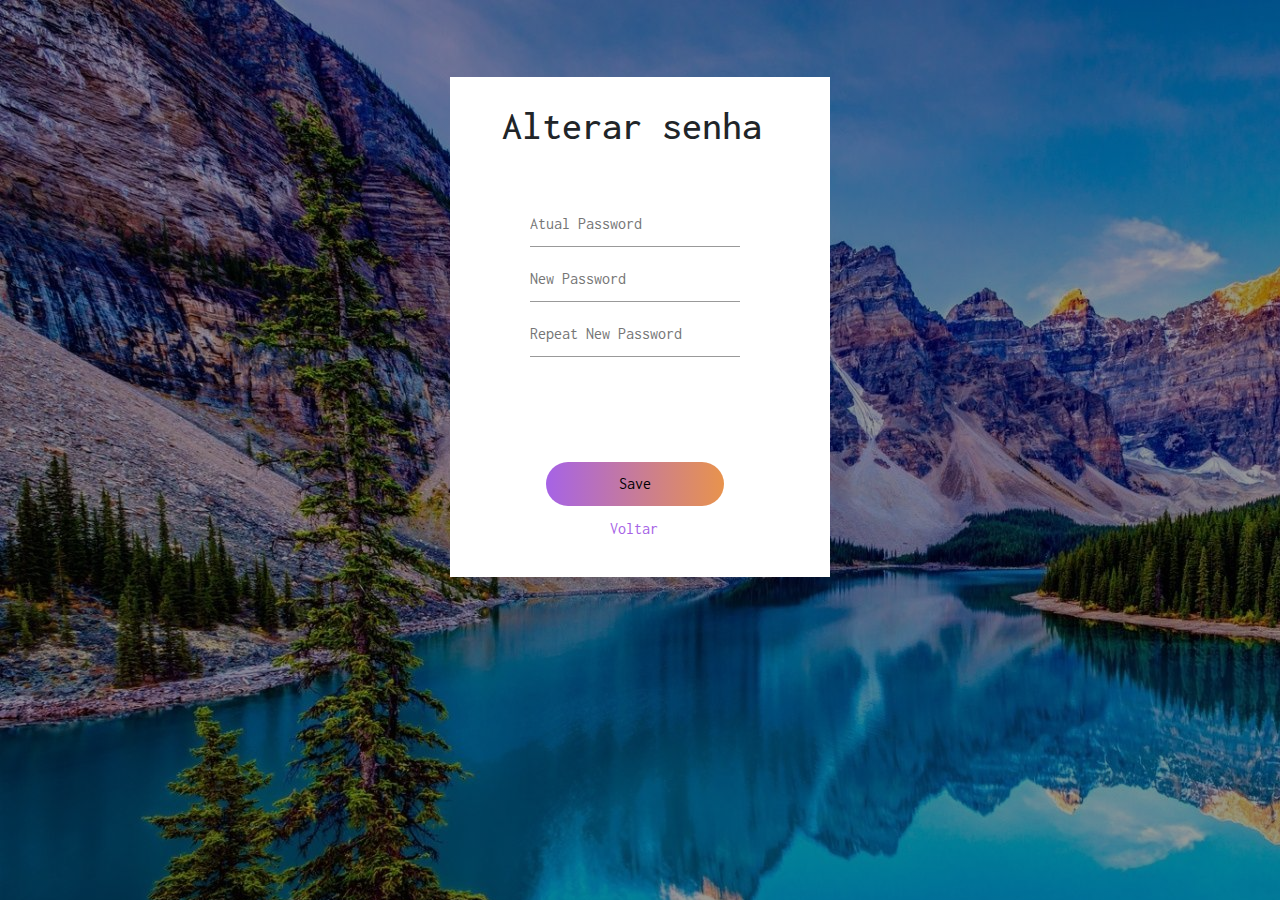
<file: alterarsenha.html>
<!DOCTYPE html>
<html lang="en">
    
<head>
    <meta charset="UTF-8">
    <meta name="viewport" content="width=device-width, initial-scale=1.0">
    <link rel="stylesheet" href="css/alterarsenha.css">
    <link href="https://fonts.googleapis.com/css2?family=Inconsolata&display=swap" rel="stylesheet">
    <link rel="stylesheet" href="https://maxcdn.bootstrapcdn.com/bootstrap/4.5.0/css/bootstrap.min.css">
    <script src="https://ajax.googleapis.com/ajax/libs/jquery/3.5.1/jquery.min.js"></script>
    <script src="https://cdnjs.cloudflare.com/ajax/libs/popper.js/1.16.0/umd/popper.min.js"></script>
    <script src="https://maxcdn.bootstrapcdn.com/bootstrap/4.5.0/js/bootstrap.min.js"></script>
    <script src="js/login.js"></script>
    <title>Alterar Senha</title>
</head>
<body>
        <div class="hero">
            <div class="form-box">
                <h1>Alterar senha</h1>
                <form id="login" class="inputs">
                    <input id="txtsenha" type="text" name="" placeholder="Atual Password">
                    <input id="txtnsenha" type="password" name="" placeholder="New Password">
                    <input id="txtrnsenha" type="password" name="" placeholder="Repeat New Password">
                    <button onclick="alterarSenha()" class="submit-btn" id="botao">Save</button>
                    <a href="index.html">Voltar</a>
                </form>
            </div>
        </div>   
</body>
</html>
</file>
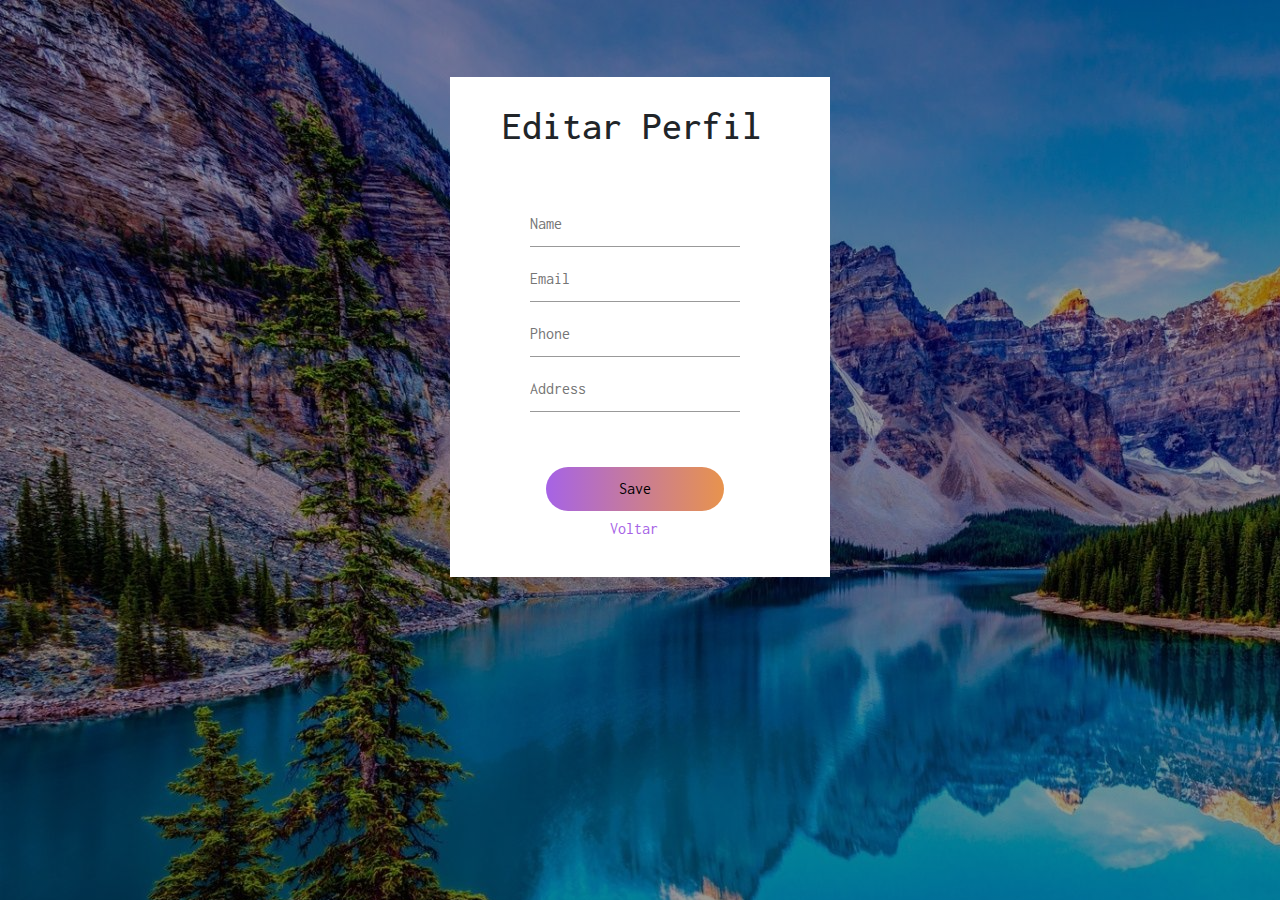
<file: editarperfil.html>
<!DOCTYPE html>
<html lang="en">
    
<head>
    <meta charset="UTF-8">
    <meta name="viewport" content="width=device-width, initial-scale=1.0">
    <link rel="stylesheet" href="css/editarperfil.css">
    <link href="https://fonts.googleapis.com/css2?family=Inconsolata&display=swap" rel="stylesheet">
    <link rel="stylesheet" href="https://maxcdn.bootstrapcdn.com/bootstrap/4.5.0/css/bootstrap.min.css">
    <script src="https://ajax.googleapis.com/ajax/libs/jquery/3.5.1/jquery.min.js"></script>
    <script src="https://cdnjs.cloudflare.com/ajax/libs/popper.js/1.16.0/umd/popper.min.js"></script>
    <script src="https://maxcdn.bootstrapcdn.com/bootstrap/4.5.0/js/bootstrap.min.js"></script>
    <script src="js/login.js"></script>
    <script src="js/perfil.js"></script>
    <title>Alterar Perfil</title>
</head>
<body>
        <div class="hero">
            <div class="form-box">
                <h1>Editar Perfil</h1>
                <form id="login" class="inputs">
                    <input id="txtnome" type="text" name="" placeholder="Name">
                    <input id="txtemail" type="text" name="" placeholder="Email">
                    <input id="txttelefone" type="text" name="" placeholder="Phone">
                    <input id="txtendereco" type="text" name="" placeholder="Address">
                    <button onclick="alterarPerfil()" class="submit-btn" id="botao">Save</button>
                    <script>editarPerfil()</script>
                    <a href="index.html">Voltar</a>
                </form>
            </div>
        </div>   
</body>
</html>
</file>
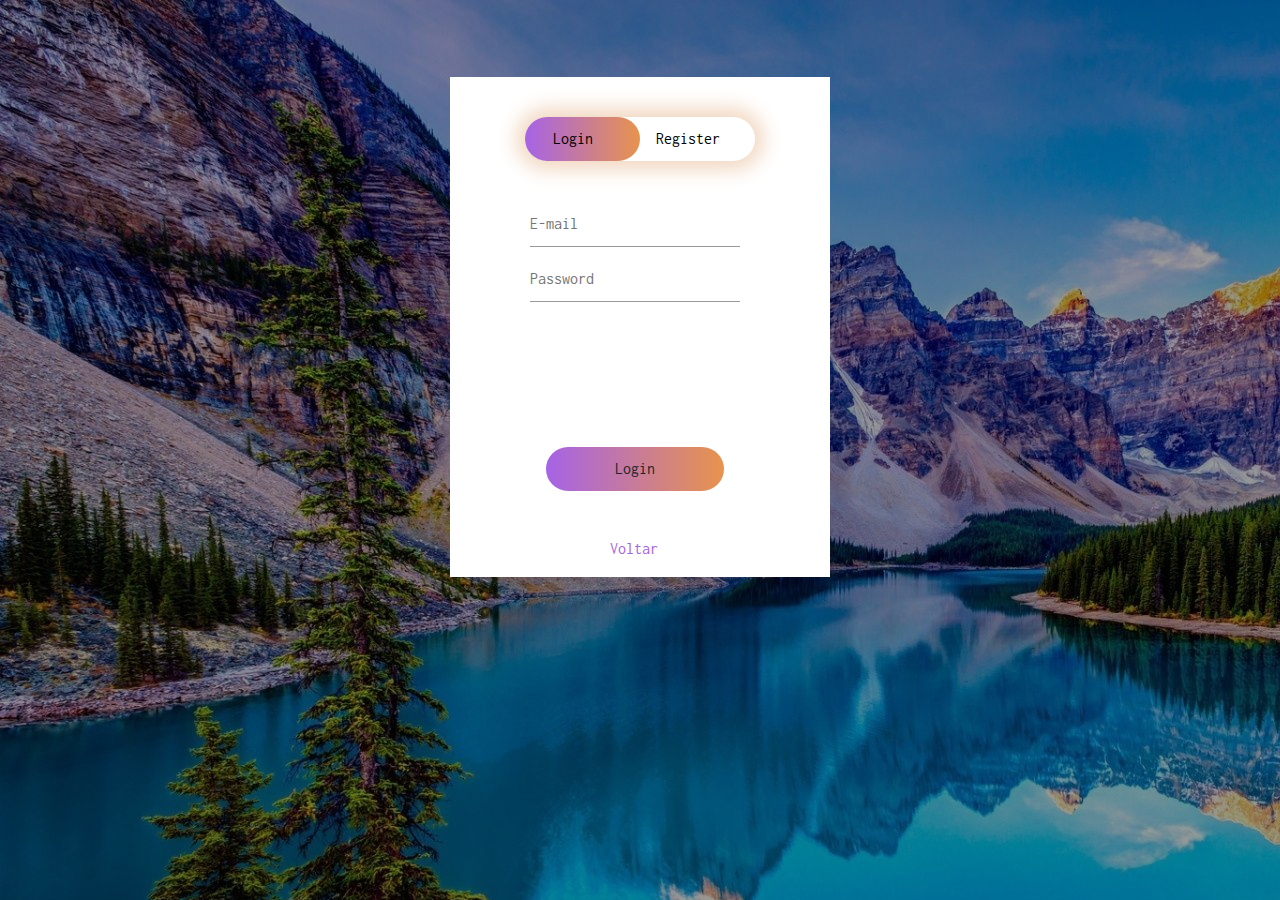
<file: login.html>
<!DOCTYPE html>
<html lang="en">
<head>
    <meta charset="UTF-8">
    <meta name="viewport" content="width=device-width, initial-scale=1.0">
    <link rel="stylesheet" href="css/login.css">
    <link href="https://fonts.googleapis.com/css2?family=Inconsolata&display=swap" rel="stylesheet">
    <link rel="stylesheet" href="https://maxcdn.bootstrapcdn.com/bootstrap/4.5.0/css/bootstrap.min.css">
    <script src="https://ajax.googleapis.com/ajax/libs/jquery/3.5.1/jquery.min.js"></script>
    <script src="https://cdnjs.cloudflare.com/ajax/libs/popper.js/1.16.0/umd/popper.min.js"></script>
    <script src="https://maxcdn.bootstrapcdn.com/bootstrap/4.5.0/js/bootstrap.min.js"></script>
    <script src="js/login.js"></script>
    <title>Login/Cadastro</title>
</head>
<body>
        <div class="hero">
            <div class="form-box">
                <div class="button">
                    <div id="btn"></div>
                    <button id="btnlogin" class="toggle-btn" onclick="login()">Login</button>
                    <button id="btnregister" class="toggle-btn" onclick="register()">Register</button>
                </div>
                <form id="login" class="inputs">
                    <input id="txtlemail" type="text" name="" placeholder="E-mail">
                    <input id="txtlsenha" type="password" name="" placeholder="Password">
                    <a onclick="Logar()" class="btn" id="botao">Login</a>
                    <a href="index.html">Voltar</a>
                </form>
                <form id="register" class="inputs">
                    <input id="txtnome" type="text" name="" placeholder="Name">
                    <input id="txtemail" type="text" name="" placeholder="Email">
                    <input id="txttelefone" type="text" name="" placeholder="Phone">
                    <input id="txtendereco" type="text" name="" placeholder="Address">
                    <input id="txtsenha" type="password" name="" placeholder="Password">
                    <button onclick="Cadastra()" class="submit=btn">Cadastrar</button>
                    <a href="index.html">Voltar</a>
                </form>
            </div>

            <script>
                var x = document.getElementById("login");
                var y = document.getElementById("register");
                var z = document.getElementById("btn");
                    
                function register(){
                    x.style.left = "-400px"
                    y.style.left = "80px"
                    z.style.left = "115px"
                }
                    
                function login(){
                    x.style.left = "80px"
                    y.style.left = "600px"
                    z.style.left = "0px"
                }
            </script>

        </div>   
</body>
</html>
</file>
<file: css/alterarsenha.css>
*{
    margin: 0;
    padding: 0;
    font-family: 'Inconsolata', monospace;
}

.hero{
    height: 100%;
    width: 100%;
    background-image: linear-gradient(rgba(0,0,0,0.4),rgba(0,0,0,0.4)),url("../img/bg.jpg"); 
    position: absolute;
}
.form-box{
    width: 380px;
    height: 500px;
    position: relative;
    margin: 6% auto;
    background: #fff;
    padding: 5px;
    overflow: hidden;
}

.form-box h1{
    text-align: center;
    position: absolute;
    left: 52px;
    margin-top: 20px;
}

.inputs{
    margin-top: 100px;
    top: 20px;
    margin-bottom: 20px;
    position: absolute;
    width: 210px;
    transition: .5s;
}

.inputs input{
    width: 100%;
    padding: 10px 0;
    margin: 5px 0;
    margin-top: 5px;
    border-top: 0;
    border-left: 0;
    border-right: 0;
    border-bottom: 1px solid #999;
    outline: none;
    background: transparent;
}

.inputs a:link{
    margin-top: 300px;
    left: 80px;
    top: 20px;
    margin-bottom: 20px;
    position: absolute;
    width: 210px;
    transition: .5s;
    cursor: pointer;
    text-decoration: none;
    color: #a663e6;
}


.inputs #botao{
    width: 85%;
    padding: 10px 30px;
    cursor: pointer;
    display: block;
    margin: auto;
    margin-top: 100px;
    background: linear-gradient(to right,#a663e6,#e8934d);
    border: 0;
    outline: none;
    border-radius: 30px;
}


#login{
    left: 80px;
}
</file>
<file: css/editarperfil.css>
*{
    margin: 0;
    padding: 0;
    font-family: 'Inconsolata', monospace;
}

.hero{
    height: 100%;
    width: 100%;
    background-image: linear-gradient(rgba(0,0,0,0.4),rgba(0,0,0,0.4)),url("../img/bg.jpg"); 
    position: absolute;
}
.form-box{
    width: 380px;
    height: 500px;
    position: relative;
    margin: 6% auto;
    background: #fff;
    padding: 5px;
    overflow: hidden;
}

.form-box h1{
    text-align: center;
    position: absolute;
    left: 52px;
    margin-top: 20px;
}

.inputs{
    margin-top: 100px;
    top: 20px;
    margin-bottom: 20px;
    position: absolute;
    width: 210px;
    transition: .5s;
}

.inputs input{
    width: 100%;
    padding: 10px 0;
    margin: 5px 0;
    margin-top: 5px;
    border-top: 0;
    border-left: 0;
    border-right: 0;
    border-bottom: 1px solid #999;
    outline: none;
    background: transparent;
}

.inputs a:link{
    margin-top: 300px;
    left: 80px;
    top: 20px;
    margin-bottom: 20px;
    position: absolute;
    width: 210px;
    transition: .5s;
    cursor: pointer;
    text-decoration: none;
    color: #a663e6;
}


.inputs #botao{
    width: 85%;
    padding: 10px 30px;
    cursor: pointer;
    display: block;
    margin: auto;
    margin-top: 50px;
    background: linear-gradient(to right,#a663e6,#e8934d);
    border: 0;
    outline: none;
    border-radius: 30px;
}


#login{
    left: 80px;
}
</file>
<file: css/login.css>
*{
    margin: 0;
    padding: 0;
    font-family: 'Inconsolata', monospace;
}

.hero{
    height: 100%;
    width: 100%;
    background-image: linear-gradient(rgba(0,0,0,0.4),rgba(0,0,0,0.4)),url("../img/bg.jpg"); 
    position: absolute;
}
.form-box{
    width: 380px;
    height: 500px;
    position: relative;
    margin: 6% auto;
    background: #fff;
    padding: 5px;
    overflow: hidden;
}

.button{
    width: 230px;
    margin: 35px auto;
    position: relative;
    box-shadow: 0 0 20px 9px #f2d8c2;
    border-radius: 30px;
    outline: none;
}

.button .toggle-btn{
    padding: 10px 12%;
    cursor: pointer;
    background: transparent;
    border: 0;
    outline: none;
    position: relative;
}

#btn{
    left: 0px;
    position: absolute;
    width: 115px;
    height: 100%;
    background: linear-gradient(to right,#a663e6,#e8934d);
    border-radius: 30px;
    transition: .5s;
}

.inputs{
    margin-top: 100px;
    top: 20px;
    margin-bottom: 20px;
    position: absolute;
    width: 210px;
    transition: .5s;
}

.inputs input{
    width: 100%;
    padding: 10px 0;
    margin: 5px 0;
    margin-top: 5px;
    border-top: 0;
    border-left: 0;
    border-right: 0;
    border-bottom: 1px solid #999;
    outline: none;
    background: transparent;
}

.inputs a:link{
    margin-top: 320px;
    left: 80px;
    top: 20px;
    margin-bottom: 20px;
    position: absolute;
    width: 210px;
    transition: .5s;
    cursor: pointer;
    text-decoration: none;
    color: #a663e6;
}

.inputs button{
    width: 85%;
    padding: 10px 30px;
    cursor: pointer;
    display: block;
    margin: auto;
    margin-top: 10px;
    background: linear-gradient(to right,#a663e6,#e8934d);
    border: 0;
    outline: none;
    border-radius: 30px;
}

.inputs #botao{
    width: 85%;
    padding: 10px 30px;
    cursor: pointer;
    display: block;
    margin: auto;
    margin-top: 140px;
    background: linear-gradient(to right,#a663e6,#e8934d);
    border: 0;
    outline: none;
    border-radius: 30px;
}


#login{
    left: 80px;
}
#register{
    left: 600px;
}
</file>
